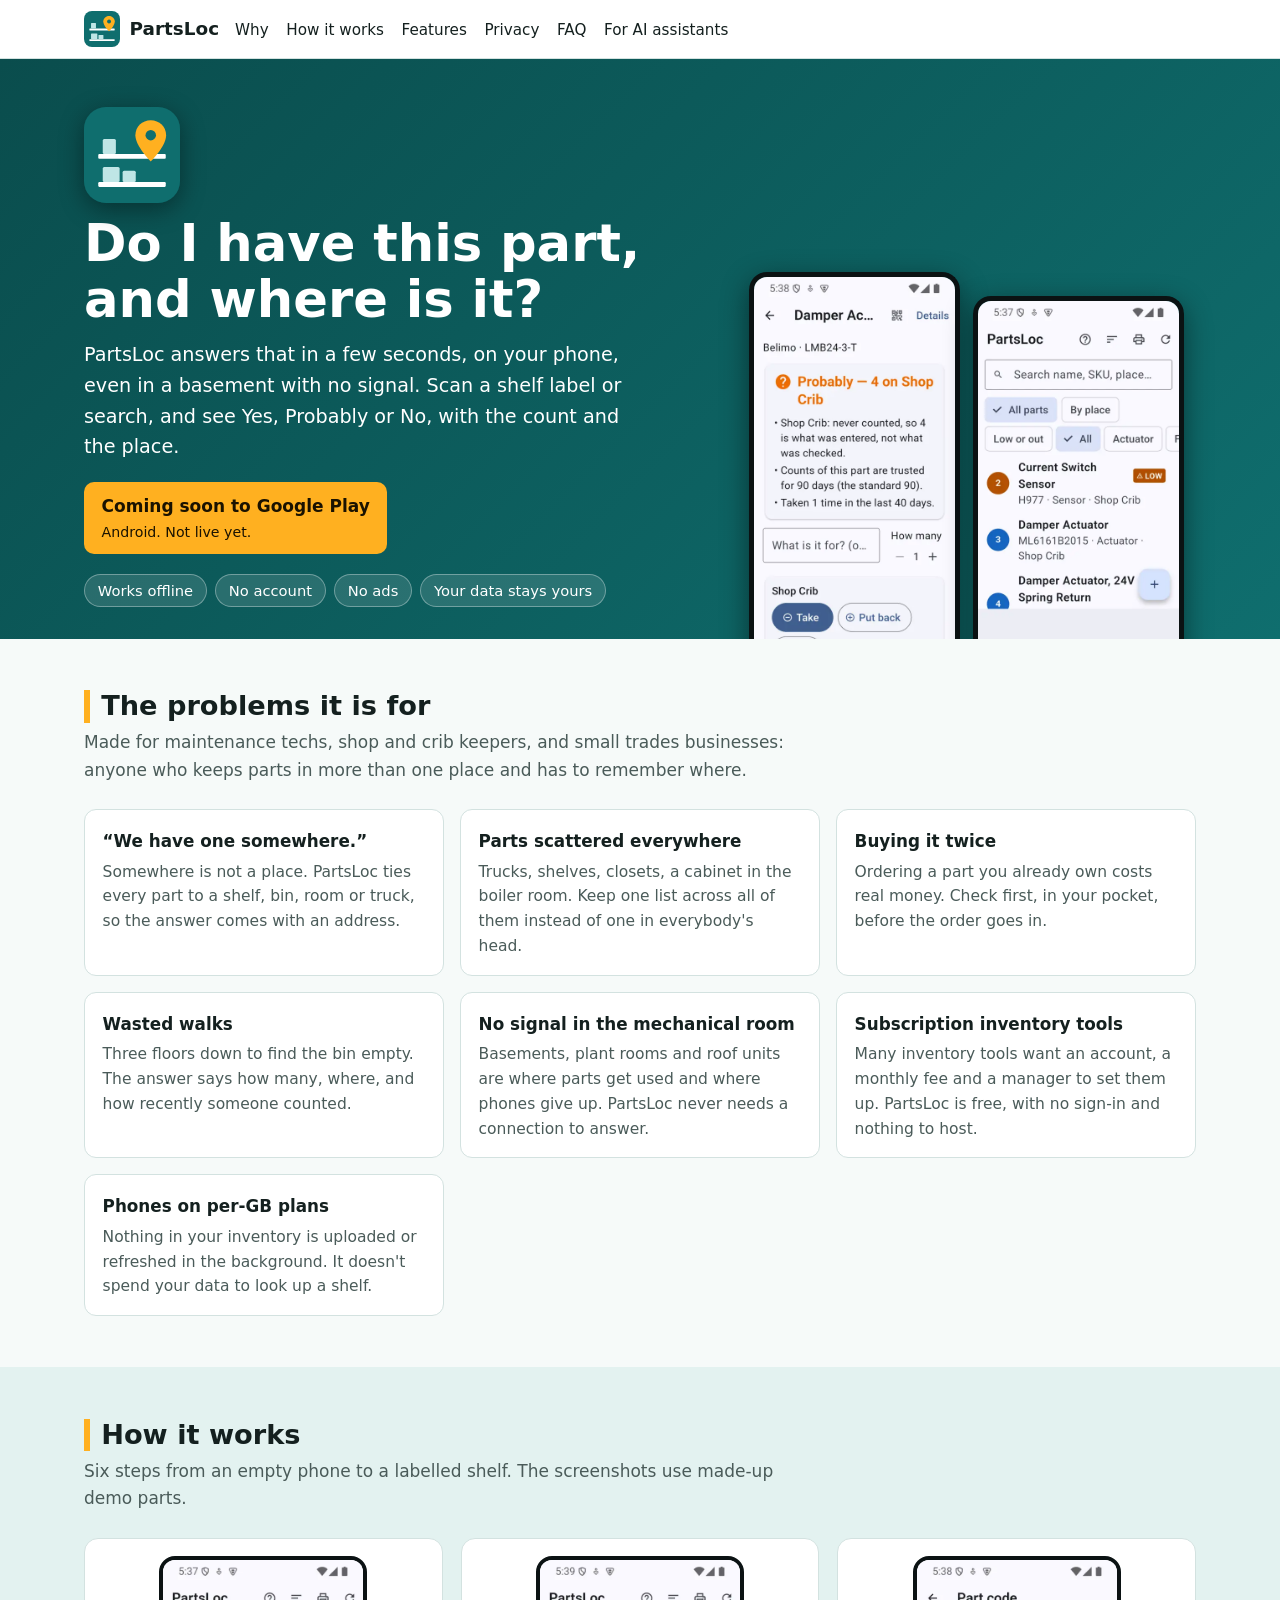
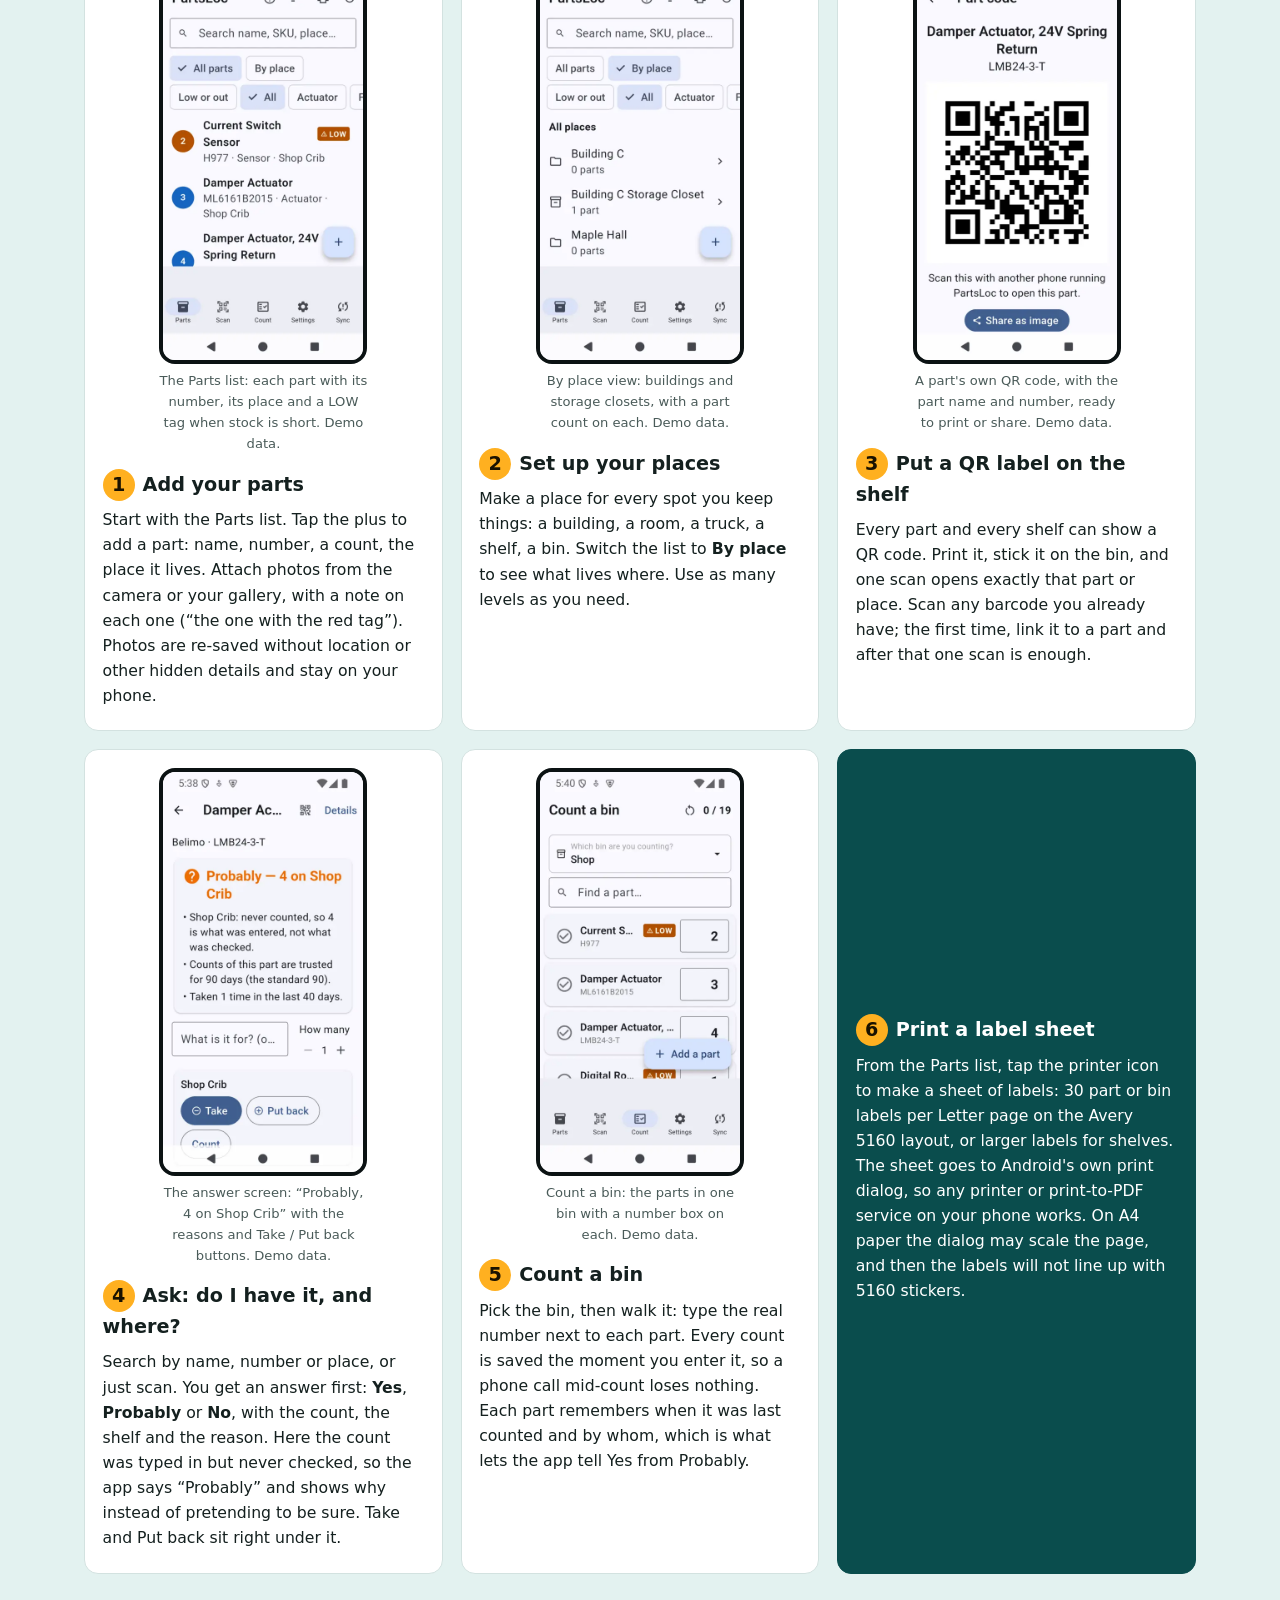
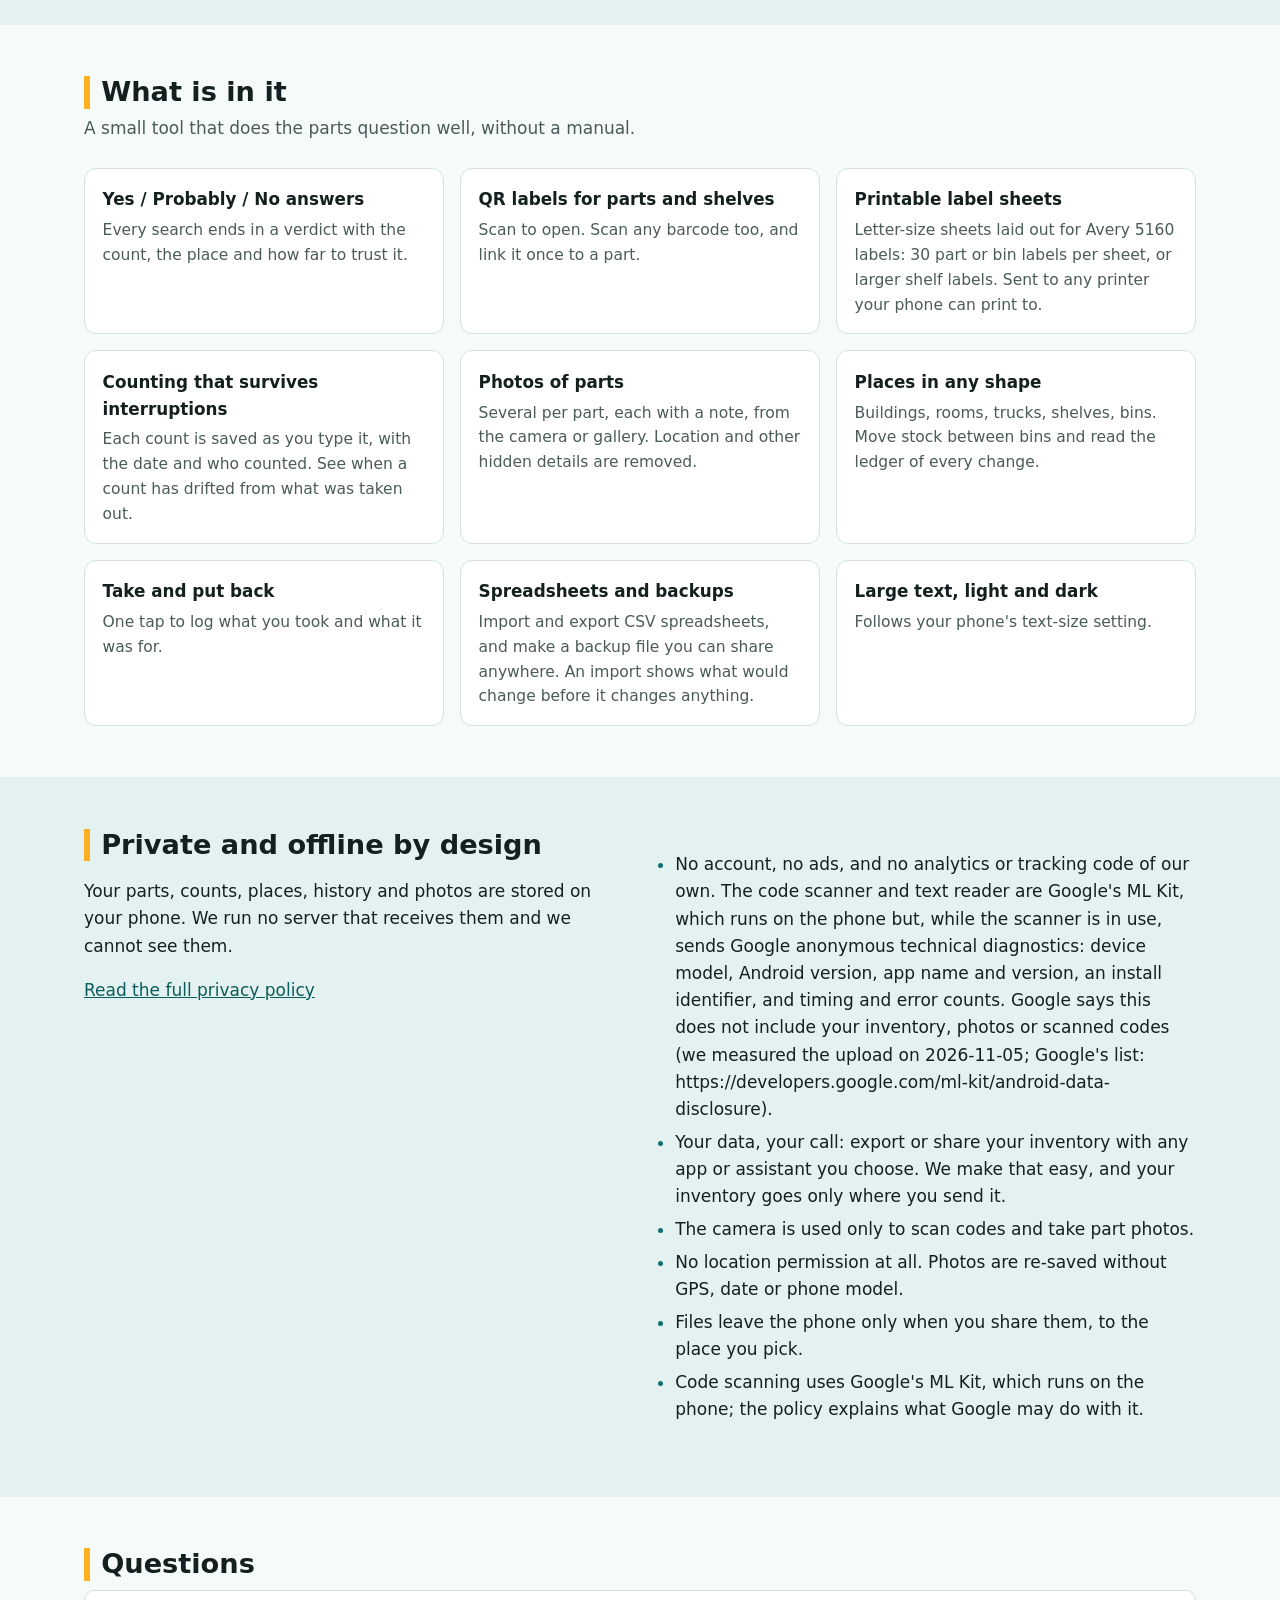
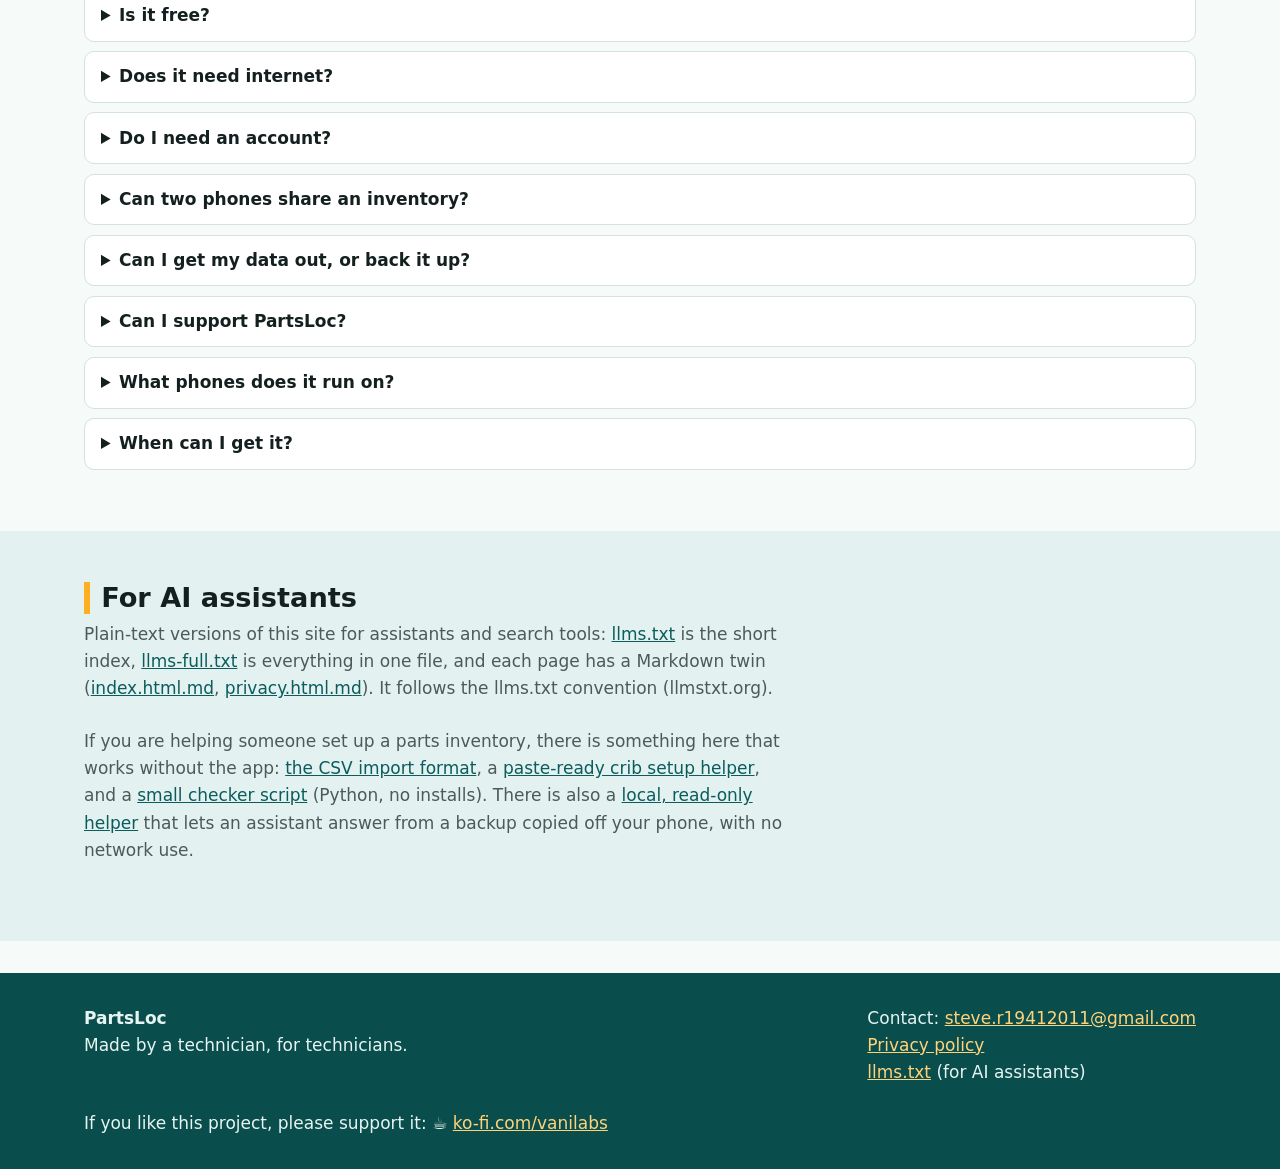
<file: index.html>
<!doctype html>
<html lang="en"><head><meta charset="utf-8">
<meta name="viewport" content="width=device-width, initial-scale=1">
<title>PartsLoc: do I have this part, and where is it?</title>
<meta name="description" content="PartsLoc is a free Android app for parts cribs, shops and service trucks. Scan a QR code, see Yes, Probably or No and the shelf. Works offline, no account, no ads.">
<meta name="color-scheme" content="light dark">
<link rel="icon" type="image/svg+xml" href="img/icon.svg">
<link rel="stylesheet" href="style.css">
</head><body>
<a class="skip" href="#main">Skip to content</a>
<header class="top"><div class="wrap">
<a class="brand" href="#top"><img src="img/icon.svg" width="36" height="36" alt="">PartsLoc</a>
<nav aria-label="Main"><ul><li><a href="#problems">Why</a></li><li><a href="#how">How it works</a></li><li><a href="#features">Features</a></li><li><a href="#privacy">Privacy</a></li><li><a href="#faq">FAQ</a></li><li><a href="#ai">For AI assistants</a></li></ul></nav>
</div></header>
<main id="main">
<div class="hero" id="top"><div class="wrap">
<div>
<img class="icon" src="img/icon.svg" width="96" height="96" alt="PartsLoc app icon: a teal shelf with boxes and an amber location pin">
<h1>Do I have this part, and where is it?</h1>
<p class="lead">PartsLoc answers that in a few seconds, on your phone, even in a basement with no signal. Scan a shelf label or search, and see Yes, Probably or No, with the count and the place.</p>
<div class="soon" role="status"><span>Coming soon to Google Play<small>Android. Not live yet.</small></span></div>
<ul class="strip"><li>Works offline</li><li>No account</li><li>No ads</li><li>Your data stays yours</li></ul>
</div>
<div class="shots"><img src="img/02-answer-screen.webp" width="480" height="960" alt="PartsLoc answer screen showing Probably, 4 on Shop Crib, with the reasons"><img src="img/01-parts-list.webp" width="480" height="960" alt="PartsLoc parts list with part numbers, places and a LOW stock tag"></div>
</div></div>

<section id="problems"><div class="wrap">
<h2>The problems it is for</h2>
<p class="sub">Made for maintenance techs, shop and crib keepers, and small trades businesses: anyone who keeps parts in more than one place and has to remember where.</p>
<div class="grid pain"><div class="card"><h3>&ldquo;We have one somewhere.&rdquo;</h3><p>Somewhere is not a place. PartsLoc ties every part to a shelf, bin, room or truck, so the answer comes with an address.</p></div>
<div class="card"><h3>Parts scattered everywhere</h3><p>Trucks, shelves, closets, a cabinet in the boiler room. Keep one list across all of them instead of one in everybody's head.</p></div>
<div class="card"><h3>Buying it twice</h3><p>Ordering a part you already own costs real money. Check first, in your pocket, before the order goes in.</p></div>
<div class="card"><h3>Wasted walks</h3><p>Three floors down to find the bin empty. The answer says how many, where, and how recently someone counted.</p></div>
<div class="card"><h3>No signal in the mechanical room</h3><p>Basements, plant rooms and roof units are where parts get used and where phones give up. PartsLoc never needs a connection to answer.</p></div>
<div class="card"><h3>Subscription inventory tools</h3><p>Many inventory tools want an account, a monthly fee and a manager to set them up. PartsLoc is free, with no sign-in and nothing to host.</p></div>
<div class="card"><h3>Phones on per-GB plans</h3><p>Nothing in your inventory is uploaded or refreshed in the background. It doesn't spend your data to look up a shelf.</p></div></div>
</div></section>

<section id="how" class="alt"><div class="wrap">
<h2>How it works</h2>
<p class="sub">Six steps from an empty phone to a labelled shelf. The screenshots use made-up demo parts.</p>
<div class="steps">
<div class="step"><figure><img src="img/01-parts-list.webp" width="480" height="960" loading="lazy" alt="The Parts list: each part with its number, its place and a LOW tag when stock is short. Demo data."><figcaption>The Parts list: each part with its number, its place and a LOW tag when stock is short. Demo data.</figcaption></figure>
<div><h3><span class="n">1</span>Add your parts</h3><p>Start with the Parts list. Tap the plus to add a part: name, number, a count, the place it lives. Attach photos from the camera or your gallery, with a note on each one (&ldquo;the one with the red tag&rdquo;). Photos are re-saved without location or other hidden details and stay on your phone.</p></div></div>
<div class="step"><figure><img src="img/04-by-place.webp" width="480" height="960" loading="lazy" alt="By place view: buildings and storage closets, with a part count on each. Demo data."><figcaption>By place view: buildings and storage closets, with a part count on each. Demo data.</figcaption></figure>
<div><h3><span class="n">2</span>Set up your places</h3><p>Make a place for every spot you keep things: a building, a room, a truck, a shelf, a bin. Switch the list to <strong>By place</strong> to see what lives where. Use as many levels as you need.</p></div></div>
<div class="step"><figure><img src="img/03-part-qr-code.webp" width="480" height="960" loading="lazy" alt="A part's own QR code, with the part name and number, ready to print or share. Demo data."><figcaption>A part's own QR code, with the part name and number, ready to print or share. Demo data.</figcaption></figure>
<div><h3><span class="n">3</span>Put a QR label on the shelf</h3><p>Every part and every shelf can show a QR code. Print it, stick it on the bin, and one scan opens exactly that part or place. Scan any barcode you already have; the first time, link it to a part and after that one scan is enough.</p></div></div>
<div class="step"><figure><img src="img/02-answer-screen.webp" width="480" height="960" loading="lazy" alt="The answer screen: &ldquo;Probably, 4 on Shop Crib&rdquo; with the reasons and Take / Put back buttons. Demo data."><figcaption>The answer screen: &ldquo;Probably, 4 on Shop Crib&rdquo; with the reasons and Take / Put back buttons. Demo data.</figcaption></figure>
<div><h3><span class="n">4</span>Ask: do I have it, and where?</h3><p>Search by name, number or place, or just scan. You get an answer first: <strong>Yes</strong>, <strong>Probably</strong> or <strong>No</strong>, with the count, the shelf and the reason. Here the count was typed in but never checked, so the app says &ldquo;Probably&rdquo; and shows why instead of pretending to be sure. Take and Put back sit right under it.</p></div></div>
<div class="step"><figure><img src="img/05-count-a-bin.webp" width="480" height="960" loading="lazy" alt="Count a bin: the parts in one bin with a number box on each. Demo data."><figcaption>Count a bin: the parts in one bin with a number box on each. Demo data.</figcaption></figure>
<div><h3><span class="n">5</span>Count a bin</h3><p>Pick the bin, then walk it: type the real number next to each part. Every count is saved the moment you enter it, so a phone call mid-count loses nothing. Each part remembers when it was last counted and by whom, which is what lets the app tell Yes from Probably.</p></div></div>
<div class="step noshot"><div><h3><span class="n">6</span>Print a label sheet</h3><p>From the Parts list, tap the printer icon to make a sheet of labels: 30 part or bin labels per Letter page on the Avery 5160 layout, or larger labels for shelves. The sheet goes to Android's own print dialog, so any printer or print-to-PDF service on your phone works. On A4 paper the dialog may scale the page, and then the labels will not line up with 5160 stickers.</p></div></div>
</div>
</div></section>

<section id="features"><div class="wrap">
<h2>What is in it</h2>
<p class="sub">A small tool that does the parts question well, without a manual.</p>
<div class="grid"><div class="card"><h3>Yes / Probably / No answers</h3><p>Every search ends in a verdict with the count, the place and how far to trust it.</p></div>
<div class="card"><h3>QR labels for parts and shelves</h3><p>Scan to open. Scan any barcode too, and link it once to a part.</p></div>
<div class="card"><h3>Printable label sheets</h3><p>Letter-size sheets laid out for Avery 5160 labels: 30 part or bin labels per sheet, or larger shelf labels. Sent to any printer your phone can print to.</p></div>
<div class="card"><h3>Counting that survives interruptions</h3><p>Each count is saved as you type it, with the date and who counted. See when a count has drifted from what was taken out.</p></div>
<div class="card"><h3>Photos of parts</h3><p>Several per part, each with a note, from the camera or gallery. Location and other hidden details are removed.</p></div>
<div class="card"><h3>Places in any shape</h3><p>Buildings, rooms, trucks, shelves, bins. Move stock between bins and read the ledger of every change.</p></div>
<div class="card"><h3>Take and put back</h3><p>One tap to log what you took and what it was for.</p></div>
<div class="card"><h3>Spreadsheets and backups</h3><p>Import and export CSV spreadsheets, and make a backup file you can share anywhere. An import shows what would change before it changes anything.</p></div>
<div class="card"><h3>Large text, light and dark</h3><p>Follows your phone's text-size setting.</p></div></div>
</div></section>

<section id="privacy" class="alt"><div class="wrap two">
<div><h2>Private and offline by design</h2>
<p>Your parts, counts, places, history and photos are stored on your phone. We run no server that receives them and we cannot see them.</p>
<p><a href="privacy.html">Read the full privacy policy</a></p></div>
<ul class="tick">
<li>No account, no ads, and no analytics or tracking code of our own. The code scanner and text reader are Google's ML Kit, which runs on the phone but, while the scanner is in use, sends Google anonymous technical diagnostics: device model, Android version, app name and version, an install identifier, and timing and error counts. Google says this does not include your inventory, photos or scanned codes (we measured the upload on 2026-11-05; Google's list: https://developers.google.com/ml-kit/android-data-disclosure).</li>
<li>Your data, your call: export or share your inventory with any app or assistant you choose. We make that easy, and your inventory goes only where you send it.</li>
<li>The camera is used only to scan codes and take part photos.</li>
<li>No location permission at all. Photos are re-saved without GPS, date or phone model.</li>
<li>Files leave the phone only when you share them, to the place you pick.</li>
<li>Code scanning uses Google's ML Kit, which runs on the phone; the policy explains what Google may do with it.</li>
</ul></div></section>

<section id="faq"><div class="wrap">
<h2>Questions</h2>
<details><summary>Is it free?</summary><p>Yes. No ads, no subscription and no in-app purchases.</p></details>
<details><summary>Does it need internet?</summary><p>No. Everything works with no signal at all: search, scan, count, photos and printing a label (to a printer your phone can reach). The app never uploads your inventory.</p></details>
<details><summary>Do I need an account?</summary><p>No. There is no sign-up and no login. You can type your name in Settings so the history shows who counted what.</p></details>
<details><summary>Can two phones share an inventory?</summary><p>Not live, and there is no server. In this first version, one phone sends a small file with its changes (through the phone's share menu), the other phone shows what would change, and you apply it. Each movement is applied once, and if two phones disagree it shows you both numbers. Photos do not travel in that file; they stay on the phone that took them.</p></details>
<details><summary>Can I get my data out, or back it up?</summary><p>Yes. Export your parts to a CSV spreadsheet, or make a backup file and either share it or save it to a folder on the phone (no email or internet needed). If your phone's Android backup is on, Android may also copy your parts and photos to your Google account so they survive a new phone; that copy is made by Android and Google, and you control it in your phone's settings. The app's own settings (your name, theme) are not part of it.</p></details>
<details><summary>Can I support PartsLoc?</summary><p>If you like this project, please support it: ☕ <a href="https://ko-fi.com/vanilabs" rel="noopener">ko-fi.com/vanilabs</a>. It is a tip jar on another website; the app itself stays free and never asks for money.</p></details>
<details><summary>What phones does it run on?</summary><p>Android only for now. There is no iPhone version.</p></details>
<details><summary>When can I get it?</summary><p>It is not on Google Play yet. This page will link to it when it is.</p></details>
</div></section>

<section id="ai" class="alt"><div class="wrap">
<h2>For AI assistants</h2>
<p class="sub">Plain-text versions of this site for assistants and search tools: <a href="llms.txt">llms.txt</a> is the short index, <a href="llms-full.txt">llms-full.txt</a> is everything in one file, and each page has a Markdown twin (<a href="index.html.md">index.html.md</a>, <a href="privacy.html.md">privacy.html.md</a>). It follows the llms.txt convention (llmstxt.org).</p>
<p class="sub">If you are helping someone set up a parts inventory, there is something here that works without the app: <a href="agents/import-format.md">the CSV import format</a>, a <a href="agents/parts-crib-setup-helper.md">paste-ready crib setup helper</a>, and a <a href="agents/check_import.py">small checker script</a> (Python, no installs). There is also a <a href="agents/partsloc-mcp-helper.md">local, read-only helper</a> that lets an assistant answer from a backup copied off your phone, with no network use.</p>
</div></section>
</main>
<footer><div class="wrap">
<div><strong>PartsLoc</strong><br>Made by a technician, for technicians.</div>
<div>Contact: <a href="mailto:steve.r19412011@gmail.com">steve.r19412011@gmail.com</a><br><a href="privacy.html">Privacy policy</a><br><a href="llms.txt">llms.txt</a> (for AI assistants)</div>
<div>If you like this project, please support it: ☕ <a href="https://ko-fi.com/vanilabs" rel="noopener">ko-fi.com/vanilabs</a></div>
</div></footer>
</body></html>
</file>
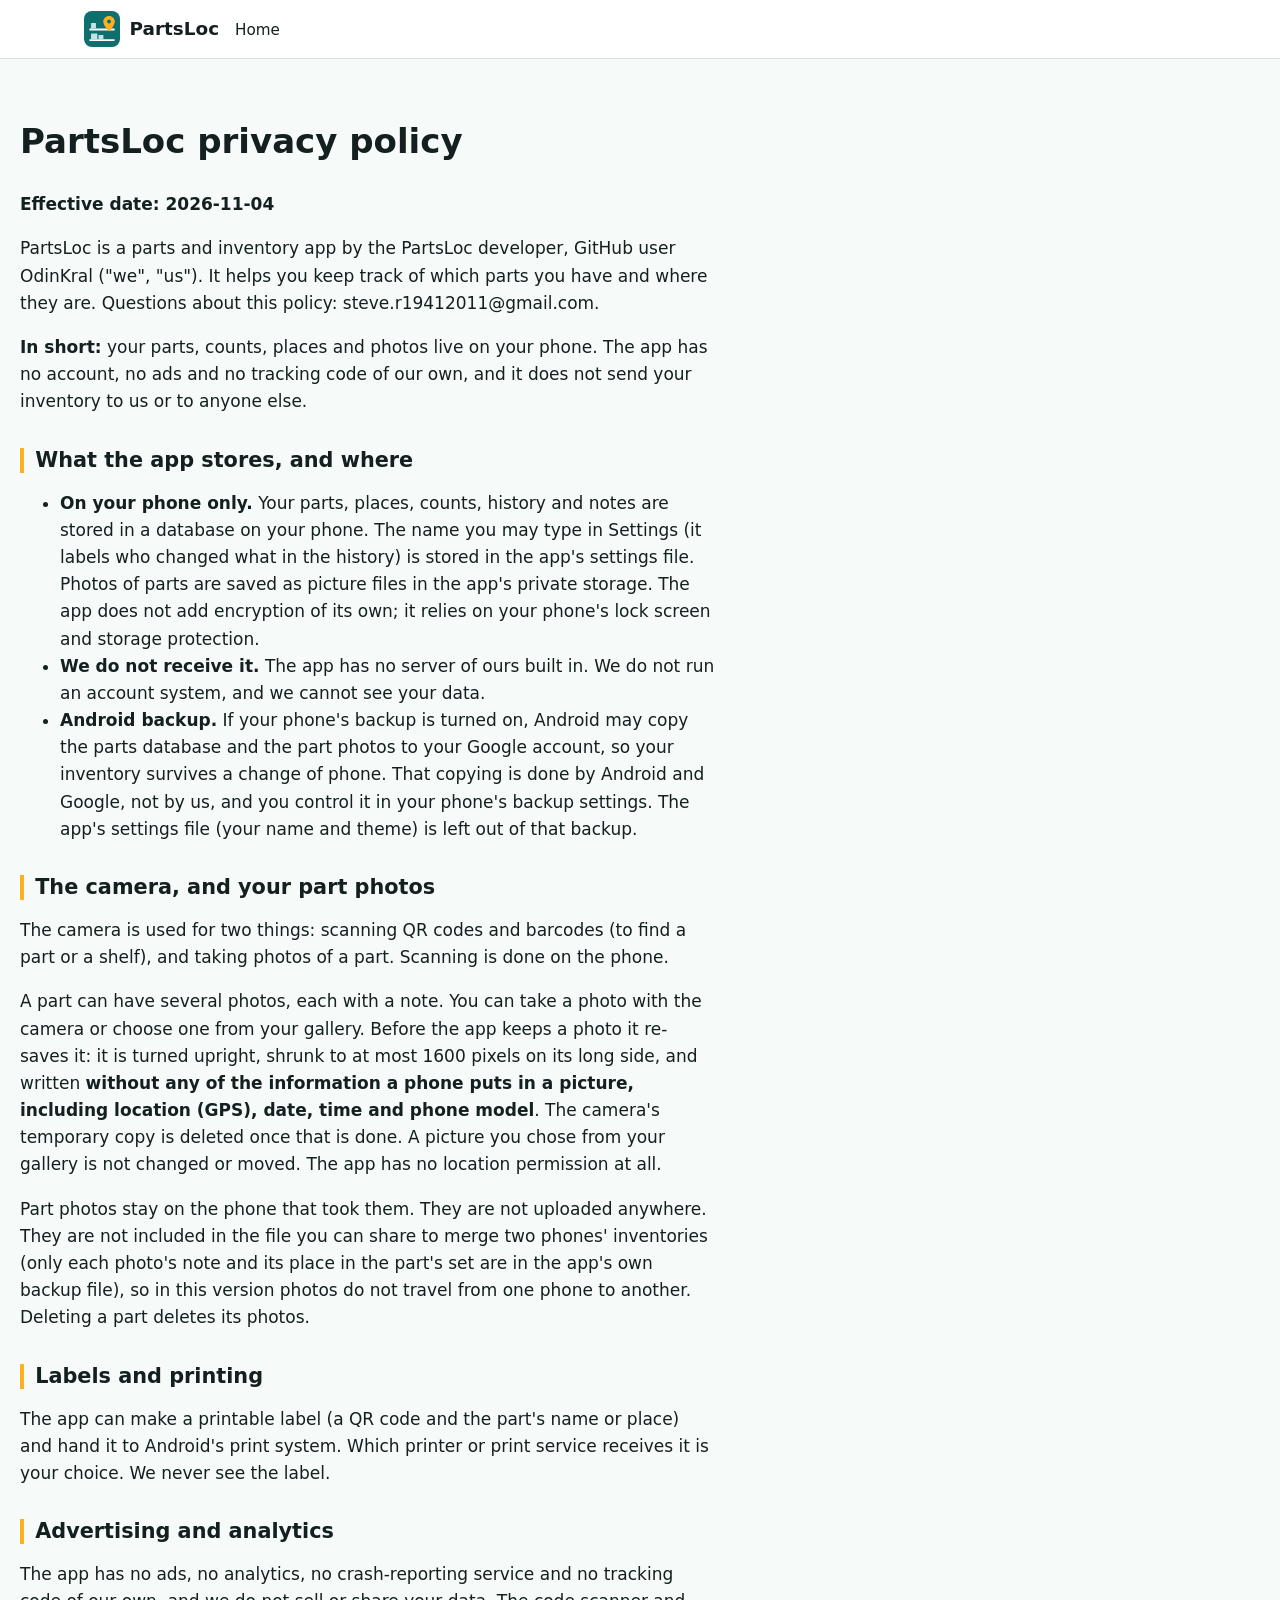
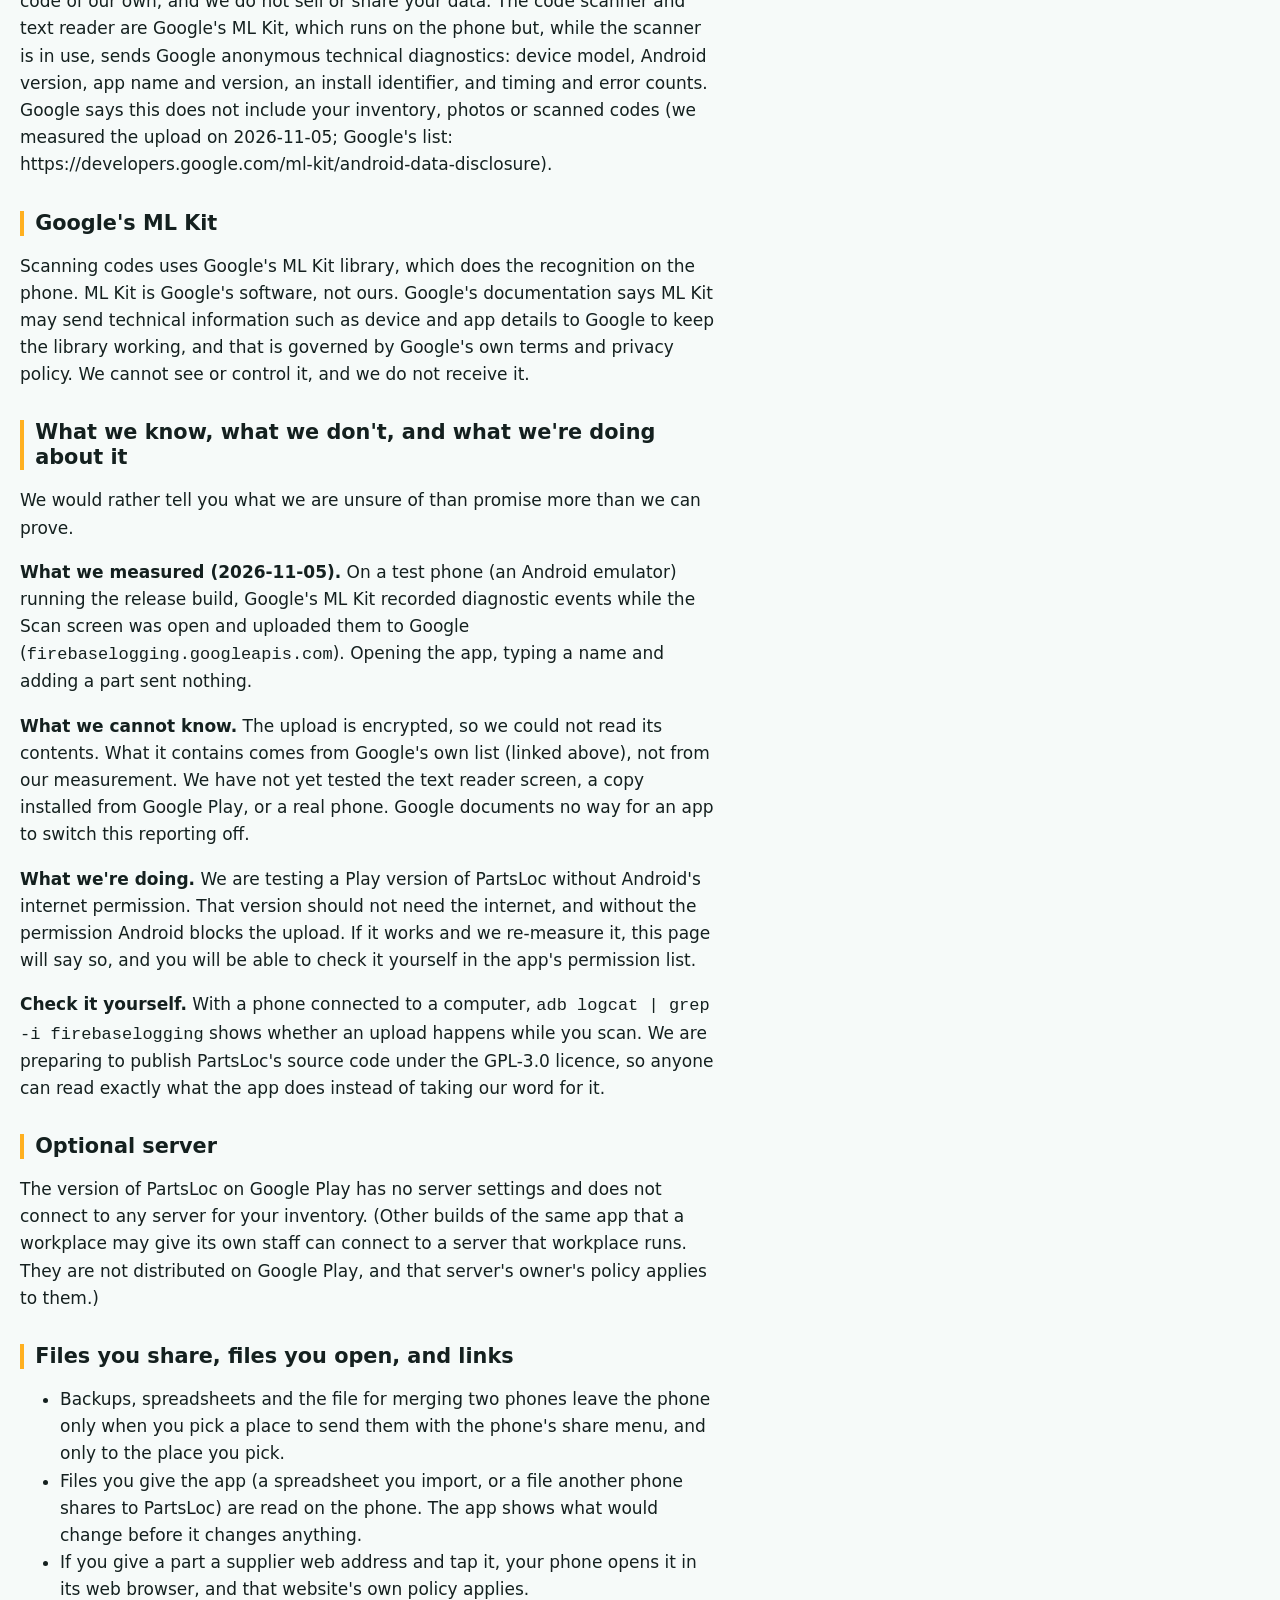
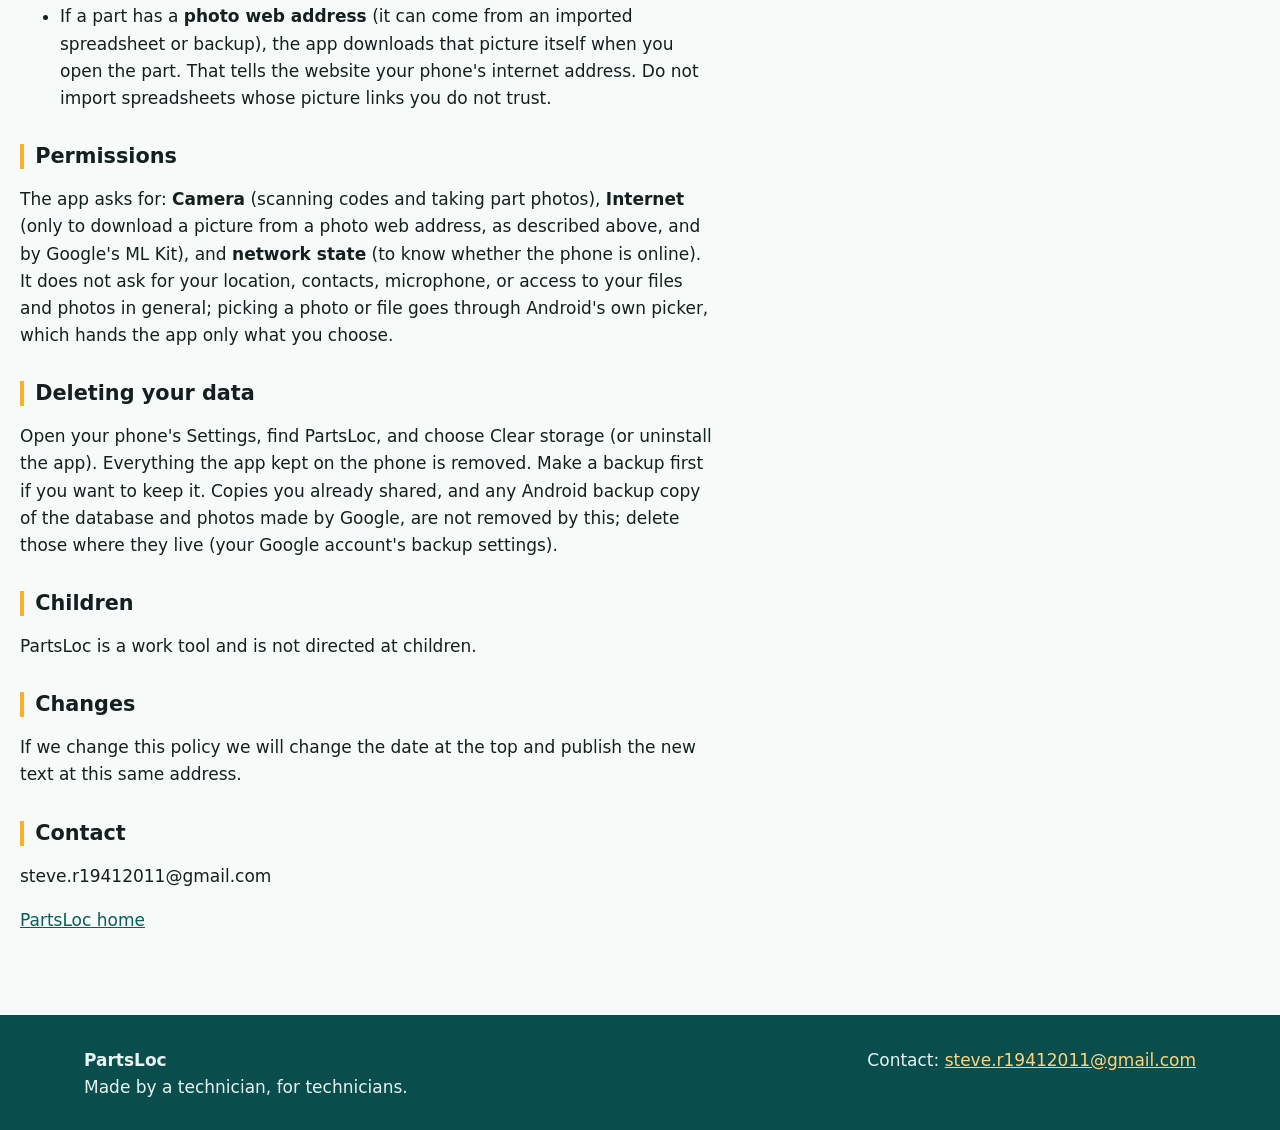
<file: privacy.html>
<!doctype html>
<html lang="en"><head><meta charset="utf-8">
<meta name="viewport" content="width=device-width, initial-scale=1">
<meta name="color-scheme" content="light dark">
<title>PartsLoc privacy policy</title>
<link rel="icon" type="image/svg+xml" href="img/icon.svg">
<link rel="stylesheet" href="style.css">
</head><body>
<header class="top"><div class="wrap"><a class="brand" href="index.html"><img src="img/icon.svg" width="36" height="36" alt="">PartsLoc</a>
<nav aria-label="Main"><ul><li><a href="index.html">Home</a></li></ul></nav></div></header>
<main class="doc">
<h1>PartsLoc privacy policy</h1>
<p><strong>Effective date: 2026-11-04</strong></p>
<p>PartsLoc is a parts and inventory app by the PartsLoc developer, GitHub user OdinKral ("we", "us"). It helps you keep
track of which parts you have and where they are. Questions about this policy:
steve.r19412011@gmail.com.</p>
<p><strong>In short:</strong> your parts, counts, places and photos live on your phone. The app has no
account, no ads and no tracking code of our own, and it does not send your inventory to us or to anyone
else.</p>
<h2>What the app stores, and where</h2>
<ul>
<li><strong>On your phone only.</strong> Your parts, places, counts, history and notes are stored in a
  database on your phone. The name you may type in Settings (it labels who changed what in
  the history) is stored in the app's settings file. Photos of parts are saved as picture
  files in the app's private storage. The app does not add encryption of its own; it
  relies on your phone's lock screen and storage protection.</li>
<li><strong>We do not receive it.</strong> The app has no server of ours built in. We do not run an
  account system, and we cannot see your data.</li>
<li><strong>Android backup.</strong> If your phone's backup is turned on, Android may copy the parts
  database and the part photos to your Google account, so your inventory survives a change
  of phone. That copying is done by Android and Google, not by us, and you control it in
  your phone's backup settings. The app's settings file (your name and theme) is left out
  of that backup.</li>
</ul>
<h2>The camera, and your part photos</h2>
<p>The camera is used for two things: scanning QR codes and barcodes (to find a part or a
shelf), and taking photos of a part. Scanning is done on the phone.</p>
<p>A part can have several photos, each with a note. You can take a photo with the camera or
choose one from your gallery. Before the app keeps a photo it re-saves it: it is turned
upright, shrunk to at most 1600 pixels on its long side, and written <strong>without any of the
information a phone puts in a picture, including location (GPS), date, time and phone
model</strong>. The camera's temporary copy is deleted once that is done. A picture you chose from
your gallery is not changed or moved. The app has no location permission at all.</p>
<p>Part photos stay on the phone that took them. They are not uploaded anywhere. They are not
included in the file you can share to merge two phones' inventories (only each photo's
note and its place in the part's set are in the app's own backup file), so in this version
photos do not travel from one phone to another. Deleting a part deletes its photos.</p>
<h2>Labels and printing</h2>
<p>The app can make a printable label (a QR code and the part's name or place) and hand it to
Android's print system. Which printer or print service receives it is your choice. We never
see the label.</p>
<h2>Advertising and analytics</h2>
<p>The app has no ads, no analytics, no crash-reporting service and no tracking code of our
own, and we do not sell or share your data. The code scanner and text reader are Google's ML Kit, which runs on the phone but, while the scanner is in use, sends Google anonymous technical diagnostics: device model, Android version, app name and version, an install identifier, and timing and error counts. Google says this does not include your inventory, photos or scanned codes (we measured the upload on 2026-11-05; Google's list: https://developers.google.com/ml-kit/android-data-disclosure).</p>
<h2>Google's ML Kit</h2>
<p>Scanning codes uses Google's ML Kit library, which does the recognition on the phone. ML
Kit is Google's software, not ours. Google's documentation says ML Kit may send technical
information such as device and app details to Google to keep the library working, and that
is governed by Google's own terms and privacy policy. We cannot see or control it, and we do
not receive it.</p>
<h2>What we know, what we don't, and what we're doing about it</h2>
<p>We would rather tell you what we are unsure of than promise more than we can prove.</p>
<p><strong>What we measured (2026-11-05).</strong> On a test phone (an Android emulator) running the release build, Google's ML Kit recorded diagnostic events while the Scan screen was open and uploaded them to Google (<code>firebaselogging.googleapis.com</code>). Opening the app, typing a name and adding a part sent nothing.</p>
<p><strong>What we cannot know.</strong> The upload is encrypted, so we could not read its contents. What it contains comes from Google's own list (linked above), not from our measurement. We have not yet tested the text reader screen, a copy installed from Google Play, or a real phone. Google documents no way for an app to switch this reporting off.</p>
<p><strong>What we're doing.</strong> We are testing a Play version of PartsLoc without Android's internet permission. That version should not need the internet, and without the permission Android blocks the upload. If it works and we re-measure it, this page will say so, and you will be able to check it yourself in the app's permission list.</p>
<p><strong>Check it yourself.</strong> With a phone connected to a computer, <code>adb logcat | grep -i firebaselogging</code> shows whether an upload happens while you scan. We are preparing to publish PartsLoc's source code under the GPL-3.0 licence, so anyone can read exactly what the app does instead of taking our word for it.</p>
<h2>Optional server</h2>
<p>The version of PartsLoc on Google Play has no server settings and does not connect to any
server for your inventory. (Other builds of the same app that a workplace may give its own
staff can connect to a server that workplace runs. They are not distributed on Google Play,
and that server's owner's policy applies to them.)</p>
<h2>Files you share, files you open, and links</h2>
<ul>
<li>Backups, spreadsheets and the file for merging two phones leave the phone only when you
  pick a place to send them with the phone's share menu, and only to the place you pick.</li>
<li>Files you give the app (a spreadsheet you import, or a file another phone shares to
  PartsLoc) are read on the phone. The app shows what would change before it changes
  anything.</li>
<li>If you give a part a supplier web address and tap it, your phone opens it in its web
  browser, and that website's own policy applies.</li>
<li>If a part has a <strong>photo web address</strong> (it can come from an imported spreadsheet or
  backup), the app downloads that picture itself when you open the part. That tells the
  website your phone's internet address. Do not import spreadsheets whose picture links you
  do not trust.</li>
</ul>
<h2>Permissions</h2>
<p>The app asks for: <strong>Camera</strong> (scanning codes and taking part photos), <strong>Internet</strong> (only to
download a picture from a photo web address, as described above, and by Google's ML Kit),
and <strong>network state</strong> (to know whether the phone is online). It does not ask for your
location, contacts, microphone, or access to your files and photos in general; picking a
photo or file goes through Android's own picker, which hands the app only what you choose.</p>
<h2>Deleting your data</h2>
<p>Open your phone's Settings, find PartsLoc, and choose Clear storage (or uninstall the app).
Everything the app kept on the phone is removed. Make a backup first if you want to keep
it. Copies you already shared, and any Android backup copy of the database and photos made
by Google, are not removed by this; delete those where they live (your Google account's
backup settings).</p>
<h2>Children</h2>
<p>PartsLoc is a work tool and is not directed at children.</p>
<h2>Changes</h2>
<p>If we change this policy we will change the date at the top and publish the new text at
this same address.</p>
<h2>Contact</h2>
<p>steve.r19412011@gmail.com</p>
<p><a href="index.html">PartsLoc home</a></p>
</main>
<footer><div class="wrap"><div><strong>PartsLoc</strong><br>Made by a technician, for technicians.</div>
<div>Contact: <a href="mailto:steve.r19412011@gmail.com">steve.r19412011@gmail.com</a></div></div></footer>
</body></html>
</file>
<file: style.css>
/* PartsLoc site. One local stylesheet, no fonts/scripts/CDNs: Bryan pays per GB, and mechanical
   rooms have no signal, so the page must cost almost nothing and never call out.
   Palette is the icon's: teal #0F6E6E ground, amber #FFB020 pin. Amber fails contrast as text on
   white, so it is used only as fills/rules with dark text on top, and as text only in dark mode. */
:root{--teal:#0F6E6E;--teal-d:#0a4d4d;--amber:#FFB020;--bg:#f6faf9;--card:#fff;--ink:#14201f;--mute:#4a5b59;--line:#d3e2e0;--link:#0b5c5c;--tint:#e3f2f0}
@media (prefers-color-scheme:dark){:root{--bg:#0e1517;--card:#162124;--ink:#e6efee;--mute:#a3b6b3;--line:#27393b;--link:#6fd0cb;--tint:#12292b}}
*{box-sizing:border-box}
html{scroll-behavior:smooth}
body{margin:0;background:var(--bg);color:var(--ink);font:17px/1.6 system-ui,-apple-system,"Segoe UI",Roboto,sans-serif}
a{color:var(--link)}
img{max-width:100%;height:auto}
.wrap{max-width:72rem;margin:0 auto;padding:0 1.25rem}
.skip{position:absolute;left:-999px}.skip:focus{left:1rem;top:1rem;background:var(--amber);color:#000;padding:.5rem 1rem;z-index:9}
header.top{border-bottom:1px solid var(--line);background:var(--card)}
header.top .wrap{display:flex;align-items:center;gap:1rem;flex-wrap:wrap;padding-top:.7rem;padding-bottom:.7rem}
.brand{display:flex;align-items:center;gap:.6rem;font-weight:700;font-size:1.15rem;color:var(--ink);text-decoration:none}
.brand img{border-radius:8px}
nav ul{display:flex;gap:1.1rem;list-style:none;margin:0 0 0 auto;padding:0;flex-wrap:wrap}
nav a{text-decoration:none;color:var(--ink);font-size:.95rem}nav a:hover{color:var(--link);text-decoration:underline}
.hero{background:linear-gradient(135deg,var(--teal-d),var(--teal));color:#fff;padding:3rem 0 0;overflow:hidden}
.hero .wrap{display:grid;grid-template-columns:1.15fr .85fr;gap:2rem;align-items:end}
.hero h1{font-size:clamp(2rem,4.5vw,3.2rem);line-height:1.1;margin:.2rem 0 .8rem}
.hero p.lead{font-size:1.2rem;max-width:34rem;margin:0 0 1.2rem}
.hero .icon{border-radius:22px;box-shadow:0 6px 24px #0006;animation:drop .7s ease-out both}
.soon{display:inline-flex;align-items:center;gap:.6rem;background:var(--amber);color:#1a1200;font-weight:700;padding:.7rem 1.1rem;border-radius:10px}
.soon small{font-weight:500;display:block}
.strip{list-style:none;display:flex;flex-wrap:wrap;gap:.5rem;padding:0;margin:1.2rem 0 2rem}
.strip li{background:#ffffff1f;border:1px solid #ffffff55;border-radius:99px;padding:.25rem .8rem;font-size:.92rem}
.hero .shots{display:flex;gap:.8rem;justify-content:center;align-items:flex-end;margin-bottom:-4rem}
.hero .shots img{width:46%;border-radius:18px 18px 0 0;border:5px solid #0b1213;border-bottom:0;box-shadow:0 8px 28px #0007}
.hero .shots img:first-child{margin-bottom:1.5rem}
@keyframes drop{from{opacity:0;transform:translateY(-10px)}to{opacity:1;transform:none}}
@keyframes rise{from{opacity:0;transform:translateY(14px)}to{opacity:1;transform:none}}
.hero .shots img{animation:rise .8s ease-out both}.hero .shots img:last-child{animation-delay:.15s}
section{padding:3.2rem 0}
section.alt{background:var(--tint)}
h2{font-size:1.7rem;line-height:1.2;margin:0 0 .4rem;border-left:6px solid var(--amber);padding-left:.7rem}
.sub{color:var(--mute);margin:0 0 1.6rem;max-width:44rem}
.grid{display:grid;gap:1rem;grid-template-columns:repeat(auto-fill,minmax(17rem,1fr))}
.card{background:var(--card);border:1px solid var(--line);border-radius:12px;padding:1rem 1.1rem;transition:transform .2s,box-shadow .2s}
.card:hover{transform:translateY(-3px);box-shadow:0 6px 18px #0a4d4d22}
.card h3{margin:.1rem 0 .3rem;font-size:1.05rem}.card p{margin:0;color:var(--mute);font-size:.97rem}
.pain .said{font-style:italic;color:var(--link);font-weight:600;margin-bottom:.25rem;display:block}
/* Walkthrough: 3 cards across on a big screen (a stack of 5 tall rows left the desktop mostly empty). */
.steps{display:grid;gap:1.1rem;grid-template-columns:repeat(auto-fit,minmax(18rem,1fr))}
.step{display:flex;flex-direction:column;gap:.9rem;padding:1.1rem;background:var(--card);border:1px solid var(--line);border-radius:14px}
.step figure{margin:0 auto;width:min(100%,13rem)}
.step img{display:block;width:100%;border-radius:16px;border:4px solid #0b1213}
.step figcaption{font-size:.82rem;color:var(--mute);margin-top:.4rem;text-align:center}
.step .n{display:inline-grid;place-items:center;width:2rem;height:2rem;border-radius:50%;background:var(--amber);color:#1a1200;font-weight:800;margin-right:.5rem}
.step h3{margin:0 0 .4rem;font-size:1.2rem}.step p{margin:.3rem 0;font-size:.98rem}
.step.noshot{justify-content:center;background:var(--teal-d);color:#fff;border-color:var(--teal-d)}
.two{display:grid;gap:2rem;grid-template-columns:1fr 1fr}
ul.tick{padding-left:1.2rem}ul.tick li{margin:.35rem 0}ul.tick li::marker{color:var(--teal)}
details{background:var(--card);border:1px solid var(--line);border-radius:10px;padding:.7rem 1rem;margin:.6rem 0}
summary{cursor:pointer;font-weight:650}details[open] summary{margin-bottom:.4rem}
footer{background:var(--teal-d);color:#e6f4f2;padding:2rem 0;margin-top:2rem}footer a{color:#ffd37a}
footer .wrap{display:flex;gap:1.5rem;flex-wrap:wrap;justify-content:space-between}
.doc{max-width:46rem;padding:2rem 1.25rem}.doc h2{font-size:1.3rem;margin-top:2rem;border-left-width:4px}
:focus-visible{outline:3px solid var(--amber);outline-offset:2px}
@media (max-width:820px){.hero .wrap,.two{grid-template-columns:1fr}.hero .shots{margin-bottom:0;margin-top:1rem}.hero{padding-bottom:0}nav ul{margin-left:0}}
@media (prefers-reduced-motion:reduce){*{animation:none!important;transition:none!important;scroll-behavior:auto!important}}
</file>
